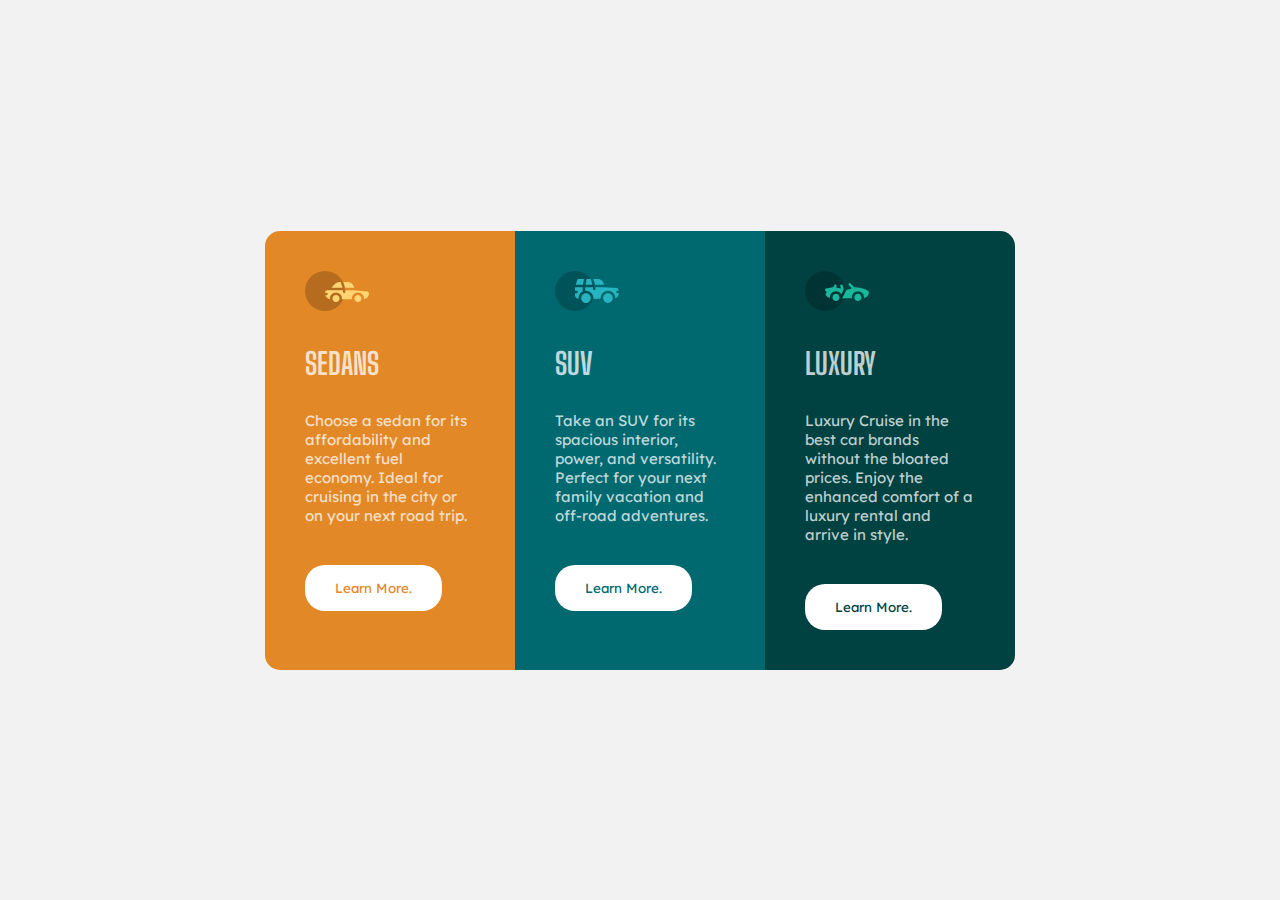
<file: index.html>
<!DOCTYPE html>
<html lang="en">
  <head>
    <meta charset="UTF-8" />
    <meta name="viewport" content="width=device-width, initial-scale=1.0" />
    <!-- displays site properly based on user's device -->

    <link
      rel="icon"
      type="image/png"
      sizes="32x32"
      href="./images/favicon-32x32.png"
    />
    <link rel="preconnect" href="https://fonts.googleapis.com">
<link rel="preconnect" href="https://fonts.gstatic.com" crossorigin>
<link href="https://fonts.googleapis.com/css2?family=Big+Shoulders+Display:wght@700&family=Lexend+Deca&display=swap" rel="stylesheet"/>

<link rel="preconnect" href="https://fonts.googleapis.com">
<link rel="preconnect" href="https://fonts.gstatic.com" crossorigin>
<link href="https://fonts.googleapis.com/css2?family=Lexend+Deca&display=swap" rel="stylesheet"/>

    
    <link rel="stylesheet" href="style.css" >
    <title>Service Layout</title>
  </head>
  <body>
    <div class="service-container">
      <div class="service service-sedans">
        <img src="./images/icon-sedans.svg" alt="" />
        <h1 class="service-title">Sedans</h1>
          <p class="service-content">Choose a sedan for its affordability and excellent fuel economy. Ideal for cruising in the city or on your next road trip.</p>
            <button class="service-button">Learn More.</button>
        
      
      </div>

      <div class="service service-suv">
        <img src="./images/icon-suvs.svg" alt="" />
        <h1 class="service-title">Suv</h1>
          <p class="service-content">Take an SUV for its spacious interior, power, and versatility. Perfect for your next family vacation and off-road adventures.</p>
            <button class="service-button">Learn More.</button>
        
        
      </div>
      <div class="service service-luxury">
        <img src="./images/icon-luxury.svg" alt="" />
        <h1 class="service-title">Luxury</h1>
          <p class="service-content">Luxury Cruise in the best car brands without the bloated prices. Enjoy the enhanced comfort of a luxury rental and arrive in style. </p>
            <button class="service-button">Learn More.</button>
          </div>
  
    </div>
  </body>
</html>
</file>
<file: style.css>
* {
  padding: 0;
  margin: 0;
  box-sizing: border-box;
}
body {
  background-color: hsl(0, 0%, 95%);
  min-height: 100vh;
  font-size: 15px;
  display: flex;
  justify-content: center;
  align-items: center;
  font-family: 'Lexend Deca', sans-serif ;
}   
.service-container {
  display: flex;
  justify-content: center;
  border-radius: 15px;
  overflow: hidden;
 
  }
.service {
  width: 250px;
  color: hsl(0, 0%, 100%, 0.75);
  padding: 40px;
}

.service-sedans {
  background-color: hsl(31, 77%, 52%);
}

.service-suv {
  background-color: hsl(184, 100%, 22%);
}

.service-luxury {
  background-color: hsl(179, 100%, 13%);
}

.service-sedans .service-button {
  color: hsl(31, 77%, 52%);
}

.service-suv .service-button {
  color: hsl(184, 100%, 22%);
}

.service-luxury .service-button {
  color: hsl(179, 100%, 13%);
}

.service-title {
  text-transform: uppercase;
  margin-top: 30px;
  margin-bottom: 30px;
  font-family: 'Big Shoulders Display', cursive;
}

.service-button {
  background-color: white;
  padding: 15px 30px;
  margin-top: 40px;
  border: none;
  border-radius: 20px;
  font-family: 'Lexend Deca', sans-serif ;
}
</file>
